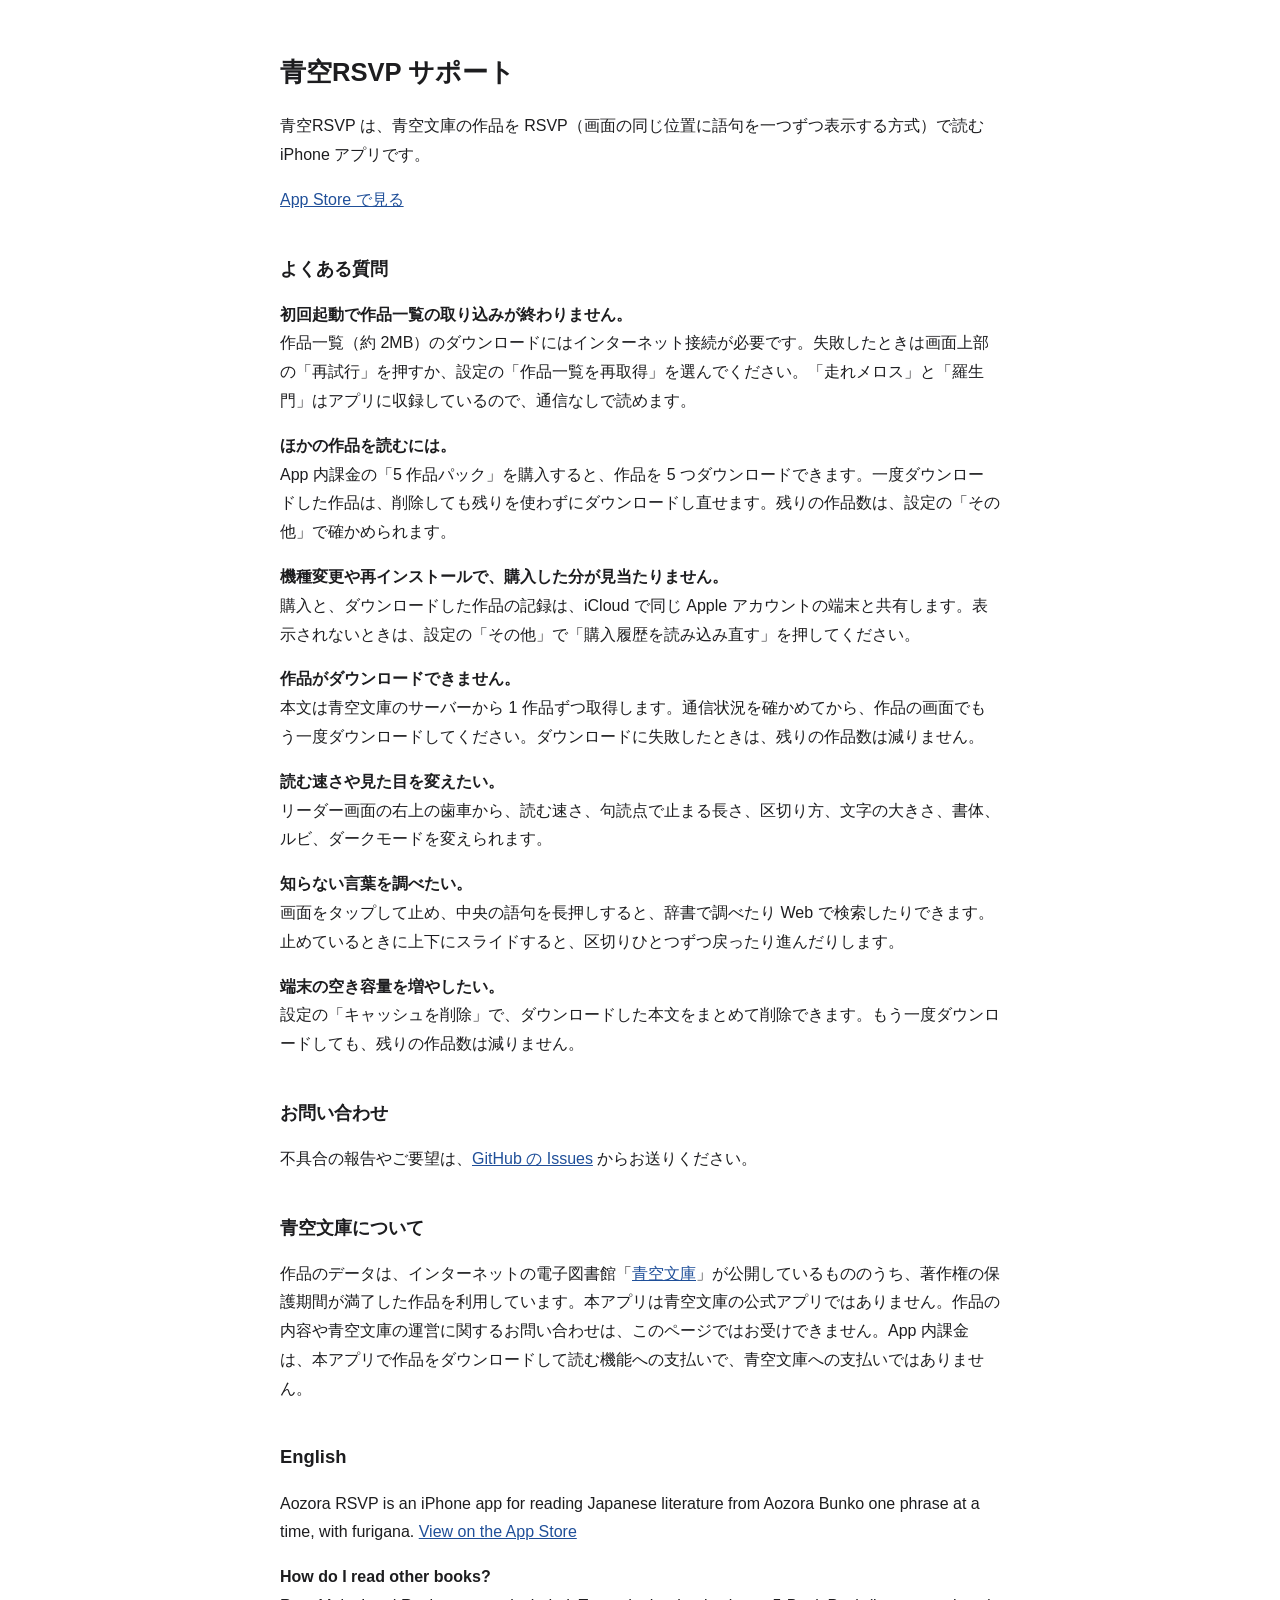
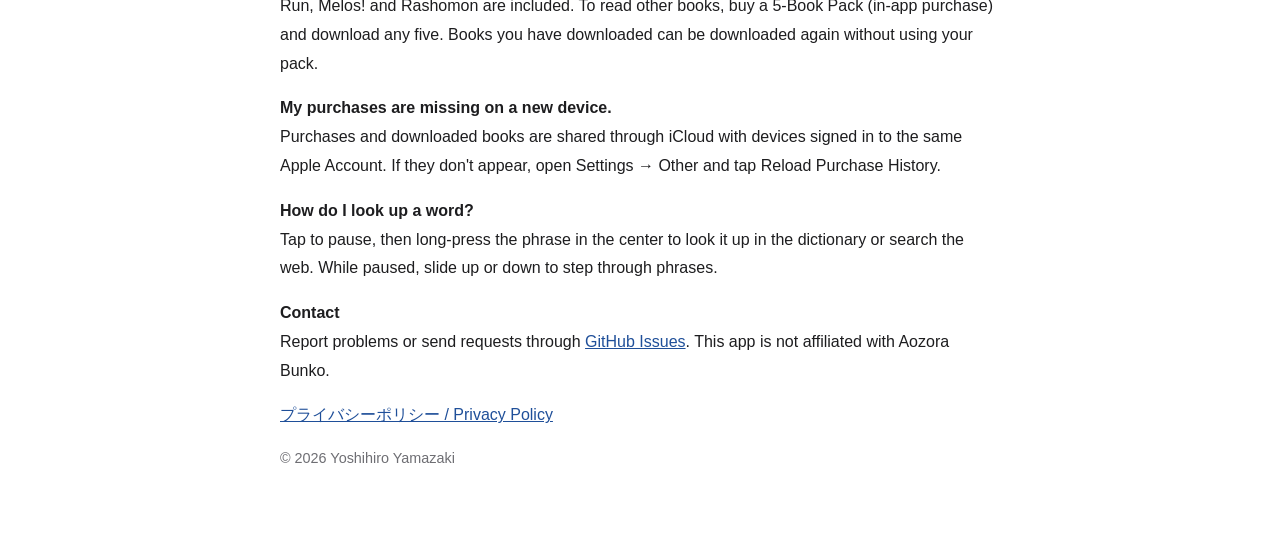
<file: index.html>
<!doctype html>
<html lang="ja">
<head>
<meta charset="utf-8">
<meta name="viewport" content="width=device-width, initial-scale=1">
<title>青空RSVP サポート</title>
<meta name="description" content="青空文庫の名作を、画面の同じ位置に語句を一つずつ表示する RSVP で速く読む iPhone アプリ「青空RSVP」のサポートページです。">
<meta name="apple-itunes-app" content="app-id=6817681721">
<meta property="og:type" content="website">
<meta property="og:title" content="青空RSVP 速読リーダー">
<meta property="og:description" content="青空文庫の名作を、一語ずつ速く読む。ルビ付きで、日本語の学習にも。">
<meta property="og:url" content="https://yyyamazaki.github.io/aozora-rsvp-support/">
<meta property="og:image" content="https://yyyamazaki.github.io/aozora-rsvp-support/icon.png">
<meta name="twitter:card" content="summary">
<link rel="apple-touch-icon" href="icon.png">
<link rel="stylesheet" href="style.css">
</head>
<body>
<main>
<h1>青空RSVP サポート</h1>
<p>青空RSVP は、青空文庫の作品を RSVP（画面の同じ位置に語句を一つずつ表示する方式）で読む iPhone アプリです。</p>
<p><a href="https://apps.apple.com/app/id6817681721">App Store で見る</a></p>

<h2>よくある質問</h2>
<p><strong>初回起動で作品一覧の取り込みが終わりません。</strong><br>
作品一覧（約 2MB）のダウンロードにはインターネット接続が必要です。失敗したときは画面上部の「再試行」を押すか、設定の「作品一覧を再取得」を選んでください。「走れメロス」と「羅生門」はアプリに収録しているので、通信なしで読めます。</p>
<p><strong>ほかの作品を読むには。</strong><br>
App 内課金の「5 作品パック」を購入すると、作品を 5 つダウンロードできます。一度ダウンロードした作品は、削除しても残りを使わずにダウンロードし直せます。残りの作品数は、設定の「その他」で確かめられます。</p>
<p><strong>機種変更や再インストールで、購入した分が見当たりません。</strong><br>
購入と、ダウンロードした作品の記録は、iCloud で同じ Apple アカウントの端末と共有します。表示されないときは、設定の「その他」で「購入履歴を読み込み直す」を押してください。</p>
<p><strong>作品がダウンロードできません。</strong><br>
本文は青空文庫のサーバーから 1 作品ずつ取得します。通信状況を確かめてから、作品の画面でもう一度ダウンロードしてください。ダウンロードに失敗したときは、残りの作品数は減りません。</p>
<p><strong>読む速さや見た目を変えたい。</strong><br>
リーダー画面の右上の歯車から、読む速さ、句読点で止まる長さ、区切り方、文字の大きさ、書体、ルビ、ダークモードを変えられます。</p>
<p><strong>知らない言葉を調べたい。</strong><br>
画面をタップして止め、中央の語句を長押しすると、辞書で調べたり Web で検索したりできます。止めているときに上下にスライドすると、区切りひとつずつ戻ったり進んだりします。</p>
<p><strong>端末の空き容量を増やしたい。</strong><br>
設定の「キャッシュを削除」で、ダウンロードした本文をまとめて削除できます。もう一度ダウンロードしても、残りの作品数は減りません。</p>

<h2>お問い合わせ</h2>
<p>不具合の報告やご要望は、<a href="https://github.com/yyyamazaki/aozora-rsvp-support/issues">GitHub の Issues</a> からお送りください。</p>

<h2>青空文庫について</h2>
<p>作品のデータは、インターネットの電子図書館「<a href="https://www.aozora.gr.jp/">青空文庫</a>」が公開しているもののうち、著作権の保護期間が満了した作品を利用しています。本アプリは青空文庫の公式アプリではありません。作品の内容や青空文庫の運営に関するお問い合わせは、このページではお受けできません。App 内課金は、本アプリで作品をダウンロードして読む機能への支払いで、青空文庫への支払いではありません。</p>

<h2 lang="en">English</h2>
<div lang="en">
<p>Aozora RSVP is an iPhone app for reading Japanese literature from Aozora Bunko one phrase at a time, with furigana. <a href="https://apps.apple.com/app/id6817681721">View on the App Store</a></p>
<p><strong>How do I read other books?</strong><br>
Run, Melos! and Rashomon are included. To read other books, buy a 5-Book Pack (in-app purchase) and download any five. Books you have downloaded can be downloaded again without using your pack.</p>
<p><strong>My purchases are missing on a new device.</strong><br>
Purchases and downloaded books are shared through iCloud with devices signed in to the same Apple Account. If they don't appear, open Settings → Other and tap Reload Purchase History.</p>
<p><strong>How do I look up a word?</strong><br>
Tap to pause, then long-press the phrase in the center to look it up in the dictionary or search the web. While paused, slide up or down to step through phrases.</p>
<p><strong>Contact</strong><br>
Report problems or send requests through <a href="https://github.com/yyyamazaki/aozora-rsvp-support/issues">GitHub Issues</a>. This app is not affiliated with Aozora Bunko.</p>
</div>

<p><a href="privacy.html">プライバシーポリシー / Privacy Policy</a></p>
<p class="muted">© 2026 Yoshihiro Yamazaki</p>
</main>
</body>
</html>
</file>
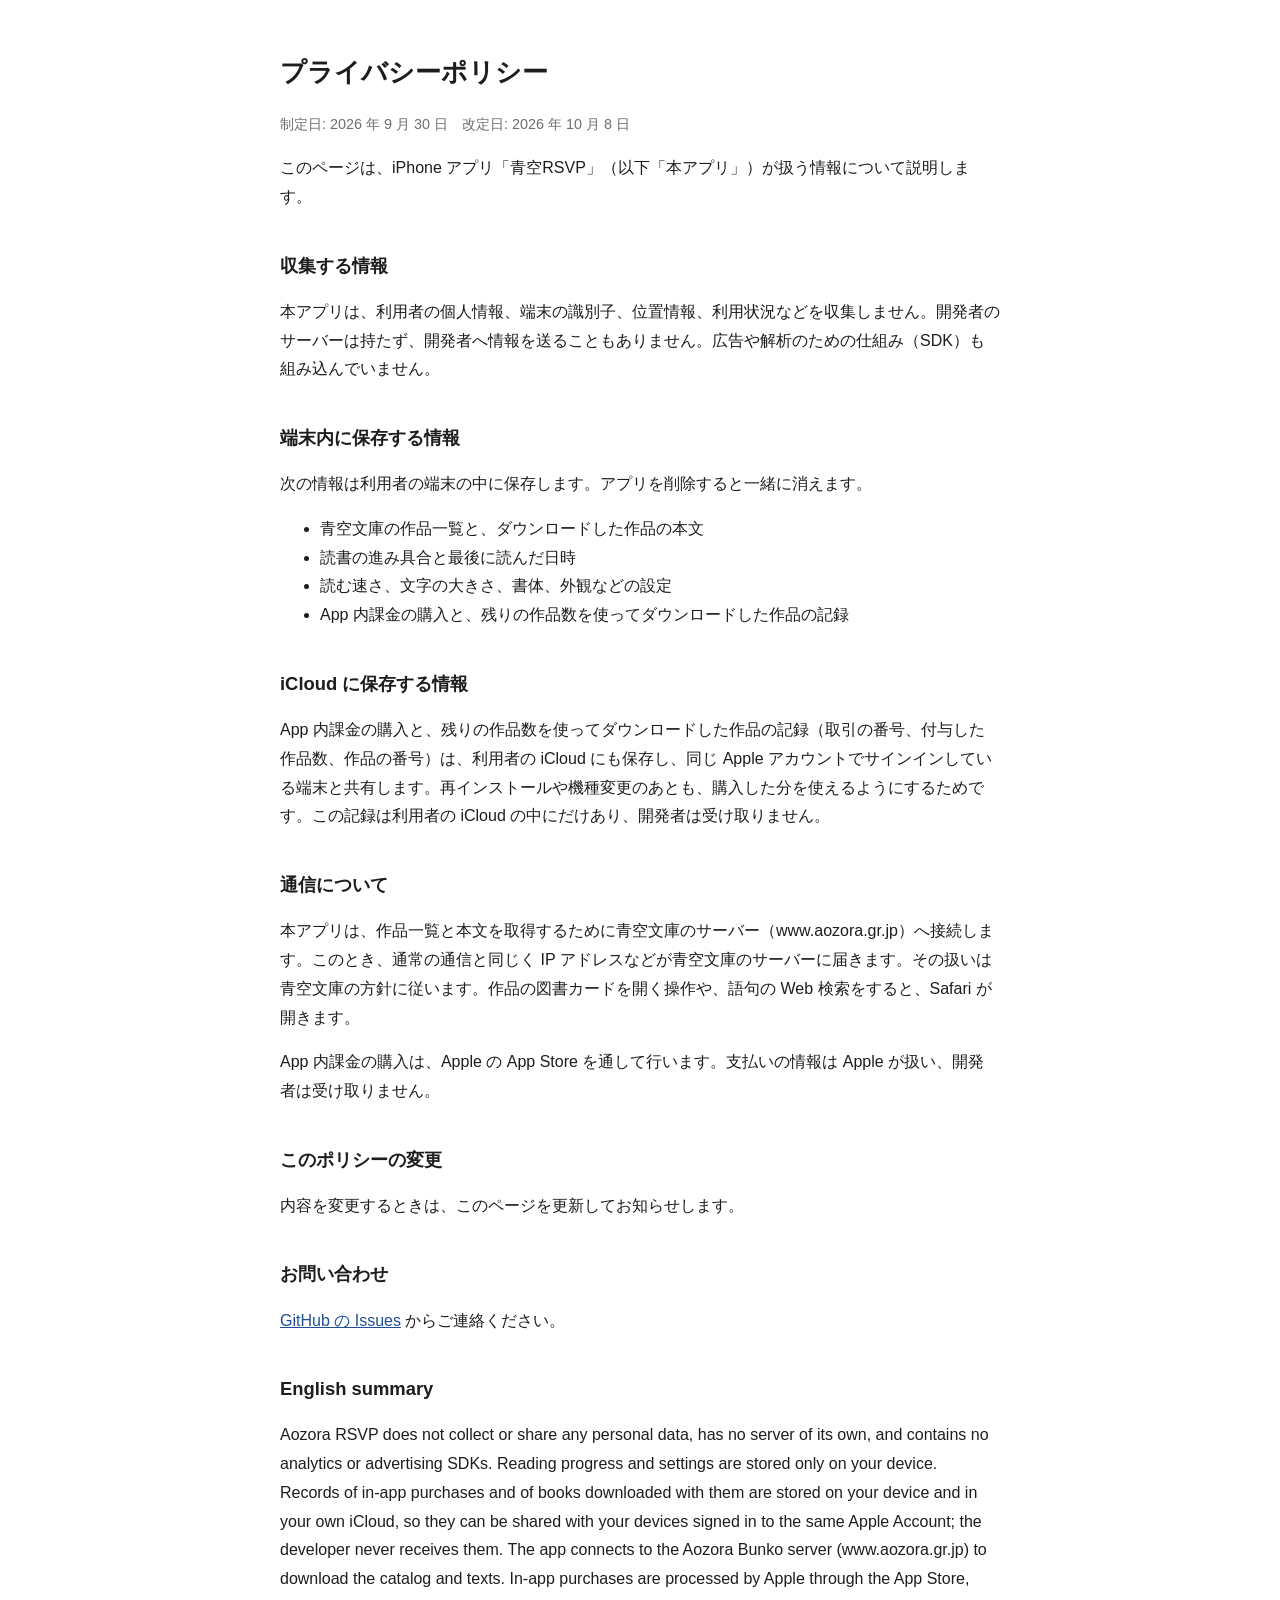
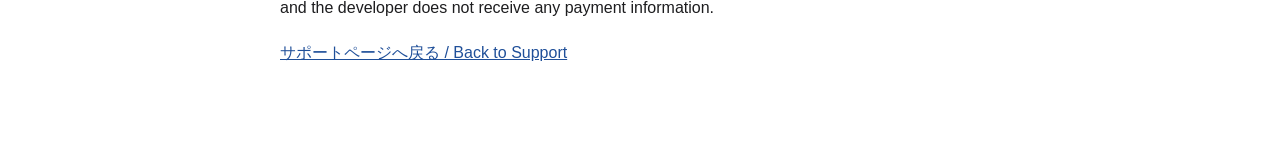
<file: privacy.html>
<!doctype html>
<html lang="ja">
<head>
<meta charset="utf-8">
<meta name="viewport" content="width=device-width, initial-scale=1">
<title>青空RSVP プライバシーポリシー</title>
<meta name="apple-itunes-app" content="app-id=6817681721">
<link rel="apple-touch-icon" href="icon.png">
<link rel="stylesheet" href="style.css">
</head>
<body>
<main>
<h1>プライバシーポリシー</h1>
<p class="muted">制定日: 2026 年 9 月 30 日　改定日: 2026 年 10 月 8 日</p>

<p>このページは、iPhone アプリ「青空RSVP」（以下「本アプリ」）が扱う情報について説明します。</p>

<h2>収集する情報</h2>
<p>本アプリは、利用者の個人情報、端末の識別子、位置情報、利用状況などを収集しません。開発者のサーバーは持たず、開発者へ情報を送ることもありません。広告や解析のための仕組み（SDK）も組み込んでいません。</p>

<h2>端末内に保存する情報</h2>
<p>次の情報は利用者の端末の中に保存します。アプリを削除すると一緒に消えます。</p>
<ul>
<li>青空文庫の作品一覧と、ダウンロードした作品の本文</li>
<li>読書の進み具合と最後に読んだ日時</li>
<li>読む速さ、文字の大きさ、書体、外観などの設定</li>
<li>App 内課金の購入と、残りの作品数を使ってダウンロードした作品の記録</li>
</ul>

<h2>iCloud に保存する情報</h2>
<p>App 内課金の購入と、残りの作品数を使ってダウンロードした作品の記録（取引の番号、付与した作品数、作品の番号）は、利用者の iCloud にも保存し、同じ Apple アカウントでサインインしている端末と共有します。再インストールや機種変更のあとも、購入した分を使えるようにするためです。この記録は利用者の iCloud の中にだけあり、開発者は受け取りません。</p>

<h2>通信について</h2>
<p>本アプリは、作品一覧と本文を取得するために青空文庫のサーバー（www.aozora.gr.jp）へ接続します。このとき、通常の通信と同じく IP アドレスなどが青空文庫のサーバーに届きます。その扱いは青空文庫の方針に従います。作品の図書カードを開く操作や、語句の Web 検索をすると、Safari が開きます。</p>
<p>App 内課金の購入は、Apple の App Store を通して行います。支払いの情報は Apple が扱い、開発者は受け取りません。</p>

<h2>このポリシーの変更</h2>
<p>内容を変更するときは、このページを更新してお知らせします。</p>

<h2>お問い合わせ</h2>
<p><a href="https://github.com/yyyamazaki/aozora-rsvp-support/issues">GitHub の Issues</a> からご連絡ください。</p>

<h2 lang="en">English summary</h2>
<p lang="en">Aozora RSVP does not collect or share any personal data, has no server of its own, and contains no analytics or advertising SDKs. Reading progress and settings are stored only on your device. Records of in-app purchases and of books downloaded with them are stored on your device and in your own iCloud, so they can be shared with your devices signed in to the same Apple Account; the developer never receives them. The app connects to the Aozora Bunko server (www.aozora.gr.jp) to download the catalog and texts. In-app purchases are processed by Apple through the App Store, and the developer does not receive any payment information.</p>

<p><a href="index.html">サポートページへ戻る / Back to Support</a></p>
</main>
</body>
</html>
</file>
<file: style.css>
:root { --bg: #ffffff; --fg: #1d1d1f; --muted: #6e6e73; --accent: #1f4f99; }
@media (prefers-color-scheme: dark) { :root { --bg: #000000; --fg: #f5f5f7; --muted: #a1a1a6; --accent: #7ab8fa; } }
body { background: var(--bg); color: var(--fg); font-family: -apple-system, "Hiragino Sans", sans-serif; line-height: 1.8; margin: 0; }
main { max-width: 720px; margin: 0 auto; padding: 32px 16px 64px; }
h1 { font-size: 1.6rem; } h2 { font-size: 1.15rem; margin-top: 2em; }
a { color: var(--accent); } .muted { color: var(--muted); font-size: 0.9rem; }
</file>
